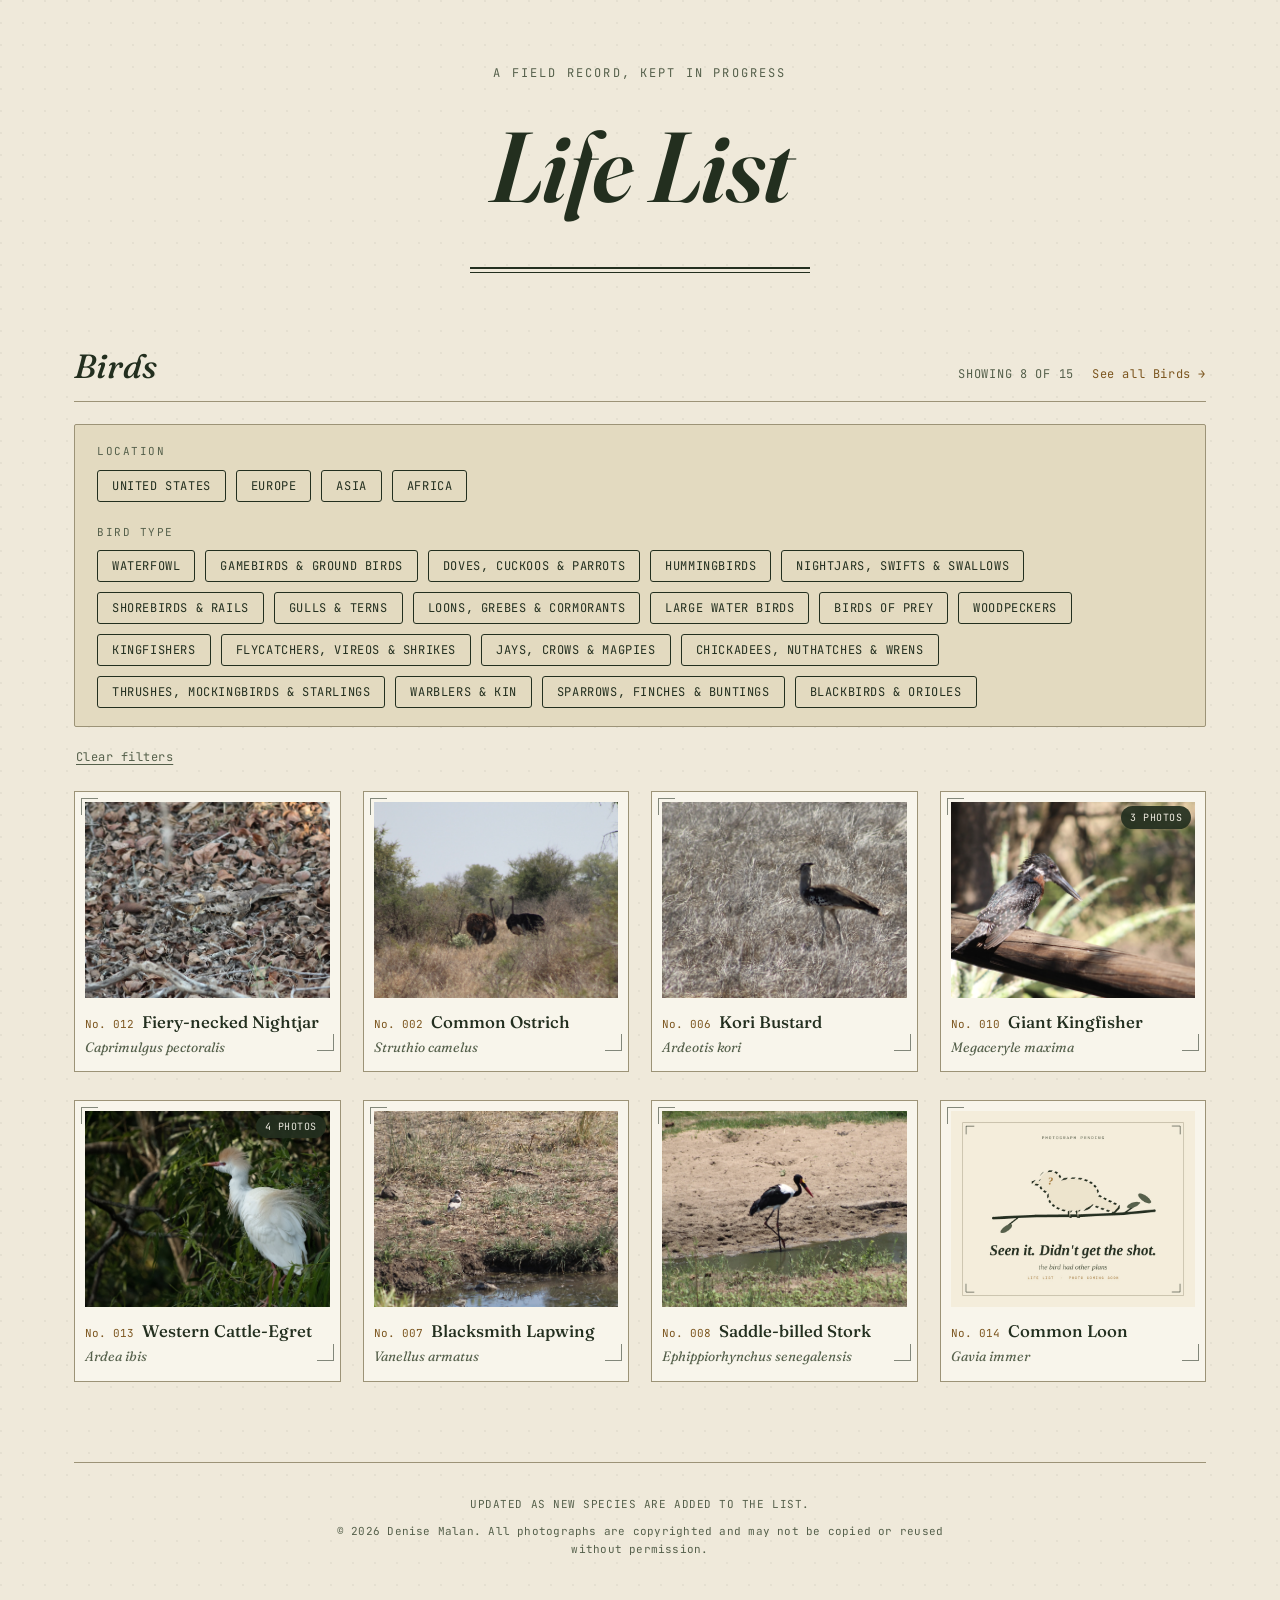
<file: index.html>
<!DOCTYPE html>
<html lang="en">
<head>
  <meta charset="UTF-8" />
  <meta name="viewport" content="width=device-width, initial-scale=1.0" />
  <title>Life List</title>
  <meta name="description" content="A field record of animals photographed around the world." />
  <link rel="preconnect" href="https://fonts.googleapis.com" />
  <link rel="preconnect" href="https://fonts.gstatic.com" crossorigin />
  <link
    href="https://fonts.googleapis.com/css2?family=Fraunces:ital,opsz,wght@0,9..144,300;0,9..144,500;0,9..144,600;1,9..144,500&family=Inter:wght@400;500;600&family=JetBrains+Mono:wght@400;500&display=swap"
    rel="stylesheet"
  />
  <link rel="stylesheet" href="css/style.css" />
</head>
<body>
  <div class="page">

    <header class="masthead">
      <p class="masthead__eyebrow">A field record, kept in progress</p>
      <h1 class="masthead__title">Life List</h1>
      <p class="masthead__rule" aria-hidden="true"></p>
    </header>

    <main id="kind-sections">
      <!-- one <section> per entry in KINDS is generated here by js/home.js -->
    </main>

    <footer class="site-footer">
      <p>Updated as new species are added to the list.</p>
      <p class="site-footer__copyright" data-copyright>&copy; All photographs are copyrighted and may not be copied or reused without permission.</p>
    </footer>
  </div>

  <script src="js/data.js"></script>
  <script src="js/shared.js"></script>
  <script src="js/home.js"></script>
  <script src="js/protect.js"></script>
</body>
</html>
</file>
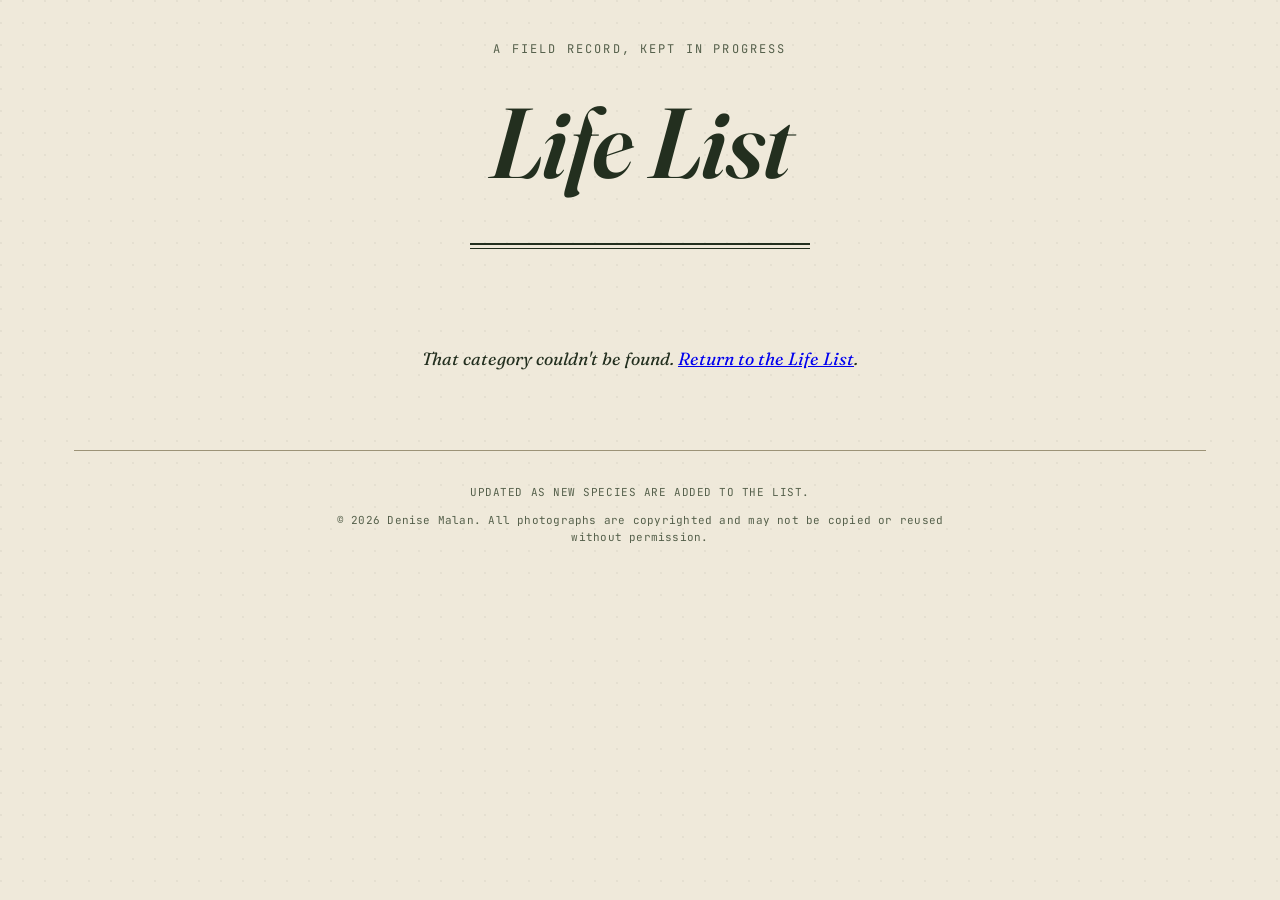
<file: all.html>
<!DOCTYPE html>
<html lang="en">
<head>
  <meta charset="UTF-8" />
  <meta name="viewport" content="width=device-width, initial-scale=1.0" />
  <title>All — Life List</title>
  <link rel="preconnect" href="https://fonts.googleapis.com" />
  <link rel="preconnect" href="https://fonts.gstatic.com" crossorigin />
  <link
    href="https://fonts.googleapis.com/css2?family=Fraunces:ital,opsz,wght@0,9..144,300;0,9..144,500;0,9..144,600;1,9..144,500&family=Inter:wght@400;500;600&family=JetBrains+Mono:wght@400;500&display=swap"
    rel="stylesheet"
  />
  <link rel="stylesheet" href="css/style.css" />
</head>
<body>
  <div class="page">

    <header class="masthead masthead--compact">
      <p class="masthead__eyebrow">A field record, kept in progress</p>
      <a class="masthead__title masthead__title--link" href="index.html">Life List</a>
      <p class="masthead__rule" aria-hidden="true"></p>
    </header>

    <main>
      <p class="not-found" id="not-found" hidden>
        That category couldn't be found. <a href="index.html">Return to the Life List</a>.
      </p>

      <section class="section" id="all-content">
        <a class="back-link" id="back-link" href="index.html">← Back to Life List</a>

        <div class="section__head">
          <h1 class="section__title" id="all-title"></h1>
          <span class="section__count" id="all-count"></span>
        </div>

        <div class="filter-bar" id="filter-bar-container">
          <!-- filter groups generated by js/all.js via js/shared.js -->
        </div>
        <button type="button" class="clear-link" id="clear-filters">Clear filters</button>

        <p class="empty-state" id="empty-state" hidden>
          No entries match that combination yet — try clearing a filter.
        </p>

        <div class="photo-grid" id="all-grid">
          <!-- cover cards generated by js/all.js -->
        </div>
      </section>
    </main>

    <footer class="site-footer">
      <p>Updated as new species are added to the list.</p>
      <p class="site-footer__copyright" data-copyright>&copy; All photographs are copyrighted and may not be copied or reused without permission.</p>
    </footer>
  </div>

  <script src="js/data.js"></script>
  <script src="js/shared.js"></script>
  <script src="js/all.js"></script>
  <script src="js/protect.js"></script>
</body>
</html>
</file>
<file: css/style.css>
/* ==========================================================================
   TOKENS
   ========================================================================== */
:root {
  --paper: #efe9da;        /* page background — aged parchment */
  --paper-deep: #e3dac0;   /* stamp bar / recessed panel */
  --card: #f8f5eb;         /* mounted photo card */
  --ink: #232f1f;          /* near-black forest ink, primary text */
  --ink-soft: #55604b;     /* secondary text */
  --accent: #a8752b;       /* stamp / ochre ink accent */
  --accent-deep: #7c561f;
  --rule: #c7bda0;         /* hairline rule */
  --rule-strong: #9c9377;

  --font-display: "Fraunces", serif;
  --font-body: "Inter", system-ui, sans-serif;
  --font-mono: "JetBrains Mono", "SFMono-Regular", Menlo, monospace;

  --max-width: 1180px;
}

@media (prefers-color-scheme: dark) {
  /* Intentionally not switching to a dark theme — a field guide is read on paper. */
}

* {
  box-sizing: border-box;
}

html {
  scroll-behavior: smooth;
}

@media (prefers-reduced-motion: reduce) {
  html {
    scroll-behavior: auto;
  }
  * {
    animation-duration: 0.01ms !important;
    transition-duration: 0.01ms !important;
  }
}

body {
  margin: 0;
  background: var(--paper);
  background-image: radial-gradient(
      circle at 1px 1px,
      rgba(35, 47, 31, 0.05) 1px,
      transparent 0
    );
  background-size: 22px 22px;
  color: var(--ink);
  font-family: var(--font-body);
  line-height: 1.5;
  -webkit-font-smoothing: antialiased;
}

.page {
  max-width: var(--max-width);
  margin: 0 auto;
  padding: 0 24px;
}

/* ==========================================================================
   MASTHEAD
   ========================================================================== */
.masthead {
  padding: 64px 0 28px;
  text-align: center;
}

.masthead__eyebrow {
  font-family: var(--font-mono);
  font-size: 12px;
  letter-spacing: 0.18em;
  text-transform: uppercase;
  color: var(--ink-soft);
  margin: 0 0 10px;
}

.masthead__title {
  font-family: var(--font-display);
  font-optical-sizing: auto;
  font-weight: 600;
  font-style: italic;
  font-size: clamp(3rem, 9vw, 6.2rem);
  letter-spacing: -0.01em;
  margin: 0;
  color: var(--ink);
}

.masthead__rule {
  margin: 26px auto 0;
  max-width: 340px;
  height: 6px;
  border-top: 2px solid var(--ink);
  border-bottom: 1px solid var(--ink);
}

/* ==========================================================================
   SECTION HEAD
   ========================================================================== */
.section {
  padding: 40px 0 80px;
}

.section__head {
  display: flex;
  align-items: baseline;
  justify-content: space-between;
  flex-wrap: wrap;
  gap: 8px;
  border-bottom: 1px solid var(--rule-strong);
  padding-bottom: 10px;
  margin-bottom: 22px;
}

.section__title {
  font-family: var(--font-display);
  font-style: italic;
  font-weight: 500;
  font-size: clamp(1.6rem, 3vw, 2.1rem);
  margin: 0;
}

.section__count {
  font-family: var(--font-mono);
  font-size: 12px;
  letter-spacing: 0.06em;
  color: var(--ink-soft);
  text-transform: uppercase;
}

.section__head-right {
  display: flex;
  align-items: baseline;
  gap: 18px;
  flex-wrap: wrap;
}

.see-all-link {
  font-family: var(--font-mono);
  font-size: 12px;
  letter-spacing: 0.05em;
  text-decoration: none;
  color: var(--accent-deep);
  border-bottom: 1px solid transparent;
  white-space: nowrap;
}

.see-all-link:hover {
  border-bottom-color: var(--accent-deep);
}

/* ==========================================================================
   FILTER BAR — "ink stamps"
   ========================================================================== */
.filter-bar {
  display: flex;
  flex-wrap: wrap;
  gap: 22px 40px;
  background: var(--paper-deep);
  border: 1px solid var(--rule-strong);
  border-radius: 2px;
  padding: 18px 22px;
  margin-bottom: 10px;
}

.filter-group {
  display: flex;
  flex-direction: column;
  gap: 10px;
}

.filter-group__label {
  font-family: var(--font-mono);
  font-size: 11px;
  letter-spacing: 0.14em;
  text-transform: uppercase;
  color: var(--ink-soft);
}

.filter-group__row {
  display: flex;
  flex-wrap: wrap;
  gap: 10px;
}

.stamp {
  font-family: var(--font-mono);
  font-size: 12px;
  letter-spacing: 0.05em;
  text-transform: uppercase;
  background: transparent;
  color: var(--ink);
  border: 1.5px solid var(--ink);
  border-radius: 3px;
  padding: 7px 14px;
  cursor: pointer;
  transition: transform 0.12s ease, background 0.12s ease, color 0.12s ease;
}

.stamp:hover {
  transform: rotate(-1deg);
}

.stamp:focus-visible {
  outline: 2px solid var(--accent);
  outline-offset: 2px;
}

.stamp--active {
  background: var(--accent);
  border-color: var(--accent-deep);
  color: var(--card);
  transform: rotate(-1.5deg);
  box-shadow: 0 1px 0 var(--accent-deep);
}

.clear-link {
  display: inline-block;
  background: none;
  border: none;
  font-family: var(--font-mono);
  font-size: 12px;
  letter-spacing: 0.04em;
  text-decoration: underline;
  text-underline-offset: 3px;
  color: var(--ink-soft);
  cursor: pointer;
  padding: 12px 2px 26px;
}

.clear-link:hover {
  color: var(--accent-deep);
}

.empty-state {
  font-family: var(--font-body);
  font-style: italic;
  color: var(--ink-soft);
  padding: 30px 4px 10px;
}

/* ==========================================================================
   PHOTO GRID — "specimen cards"
   ========================================================================== */
.photo-grid {
  display: grid;
  grid-template-columns: repeat(4, 1fr);
  gap: 28px 22px;
  margin: 0;
  padding: 0;
}

@media (max-width: 900px) {
  .photo-grid {
    grid-template-columns: repeat(2, 1fr);
  }
}

@media (max-width: 520px) {
  .photo-grid {
    grid-template-columns: 1fr;
  }
}

.specimen {
  margin: 0;
  background: var(--card);
  border: 1px solid var(--rule-strong);
  padding: 10px 10px 14px;
  position: relative;
}

/* corner mounts, like a photograph tucked into paper corners in a field journal */
.specimen::before,
.specimen::after {
  content: "";
  position: absolute;
  width: 16px;
  height: 16px;
  border: 1.5px solid var(--ink);
  opacity: 0.55;
  pointer-events: none;
}

.specimen::before {
  top: 6px;
  left: 6px;
  border-right: none;
  border-bottom: none;
}

.specimen::after {
  bottom: 20px;
  right: 6px;
  border-left: none;
  border-top: none;
}

.specimen img {
  display: block;
  width: 100%;
  aspect-ratio: 5 / 4;
  object-fit: cover;
  filter: sepia(8%) saturate(92%);
}

.specimen figcaption {
  padding-top: 12px;
}

.specimen__name {
  display: flex;
  align-items: baseline;
  gap: 8px;
  flex-wrap: wrap;
}

.specimen__number {
  font-family: var(--font-mono);
  font-size: 11px;
  color: var(--accent-deep);
}

.specimen__species {
  font-family: var(--font-display);
  font-weight: 500;
  font-size: 1.05rem;
}

.specimen__scientific {
  display: block;
  font-family: var(--font-display);
  font-style: italic;
  font-size: 0.85rem;
  color: var(--ink-soft);
  margin-top: 2px;
}

.specimen__tags {
  display: flex;
  flex-wrap: wrap;
  gap: 6px;
  margin-top: 10px;
}

.tag-pill {
  font-family: var(--font-mono);
  font-size: 10px;
  letter-spacing: 0.05em;
  text-transform: uppercase;
  border: 1px solid var(--rule-strong);
  border-radius: 999px;
  padding: 3px 9px;
  color: var(--ink-soft);
}

/* ==========================================================================
   COVER CARDS (homepage — link to species page)
   ========================================================================== */
.cover-card {
  display: block;
  text-decoration: none;
  color: inherit;
  cursor: pointer;
  transition: transform 0.15s ease, box-shadow 0.15s ease;
}

.cover-card:hover {
  transform: translateY(-3px);
  box-shadow: 0 6px 0 -2px var(--rule-strong);
}

.cover-card:focus-visible {
  outline: 2px solid var(--accent);
  outline-offset: 3px;
}

.cover-card__badge {
  position: absolute;
  top: 14px;
  right: 14px;
  background: var(--ink);
  color: var(--card);
  font-family: var(--font-mono);
  font-size: 10px;
  letter-spacing: 0.05em;
  text-transform: uppercase;
  padding: 4px 9px;
  border-radius: 999px;
  opacity: 0.92;
}

.specimen-caption {
  padding-top: 12px;
}

/* ==========================================================================
   SPECIES DETAIL PAGE
   ========================================================================== */
.masthead--compact {
  padding: 40px 0 20px;
}

.masthead__title--link {
  display: inline-block;
  text-decoration: none;
}

.not-found {
  padding: 60px 0;
  text-align: center;
  font-family: var(--font-display);
  font-style: italic;
  font-size: 1.1rem;
}

.back-link {
  display: inline-block;
  font-family: var(--font-mono);
  font-size: 12px;
  letter-spacing: 0.04em;
  text-decoration: none;
  color: var(--ink-soft);
  border-bottom: 1px solid var(--rule-strong);
  padding-bottom: 2px;
  margin-bottom: 28px;
}

.back-link:hover {
  color: var(--accent-deep);
  border-color: var(--accent-deep);
}

.species-header {
  padding-bottom: 26px;
  margin-bottom: 30px;
  border-bottom: 1px solid var(--rule-strong);
}

.species-header__name {
  display: flex;
  align-items: baseline;
  gap: 12px;
  flex-wrap: wrap;
}

.species-header__title {
  font-family: var(--font-display);
  font-style: italic;
  font-weight: 600;
  font-size: clamp(2rem, 5vw, 3rem);
  margin: 0;
}

.species-header__scientific {
  font-family: var(--font-display);
  font-style: italic;
  color: var(--ink-soft);
  font-size: 1.1rem;
  margin: 6px 0 0;
}

.species-header__tags {
  margin-top: 16px;
}

.species-grid .photo-card__button {
  display: block;
  width: 100%;
  padding: 0;
  border: none;
  background: none;
  cursor: zoom-in;
}

.species-grid .photo-card__button img {
  display: block;
  width: 100%;
  aspect-ratio: 5 / 4;
  object-fit: cover;
  filter: sepia(8%) saturate(92%);
  transition: filter 0.15s ease;
}

.species-grid .photo-card__button:hover img,
.species-grid .photo-card__button:focus-visible img {
  filter: sepia(0%) saturate(100%);
}

.species-grid .photo-card__button:focus-visible {
  outline: 2px solid var(--accent);
  outline-offset: 2px;
}

.photo-card figcaption {
  padding-top: 10px;
  display: flex;
  flex-direction: column;
  gap: 2px;
}

.photo-card__location {
  font-family: var(--font-body);
  font-size: 0.85rem;
  color: var(--ink);
}

.photo-card__date {
  font-family: var(--font-mono);
  font-size: 11px;
  color: var(--ink-soft);
}

/* ==========================================================================
   LIGHTBOX
   ========================================================================== */
body.lightbox-open {
  overflow: hidden;
}

.lightbox {
  position: fixed;
  inset: 0;
  background: rgba(20, 26, 16, 0.88);
  display: flex;
  align-items: center;
  justify-content: center;
  padding: 30px;
  z-index: 100;
}

.lightbox[hidden] {
  display: none;
}

.lightbox__frame {
  position: relative;
  max-width: 900px;
  width: 100%;
  background: var(--card);
  border: 1px solid var(--rule-strong);
  padding: 14px 14px 0;
}

.lightbox__img {
  display: block;
  width: 100%;
  max-height: 66vh;
  object-fit: contain;
  background: var(--paper-deep);
}

.lightbox__caption {
  padding: 14px 4px 20px;
  border-top: 1px solid var(--rule);
  margin-top: 14px;
  display: flex;
  flex-wrap: wrap;
  gap: 4px 14px;
}

.lightbox__location {
  font-family: var(--font-body);
  font-weight: 500;
  font-size: 0.95rem;
}

.lightbox__date {
  font-family: var(--font-mono);
  font-size: 12px;
  color: var(--ink-soft);
  align-self: center;
}

.lightbox__notes {
  flex-basis: 100%;
  margin: 6px 0 0;
  font-family: var(--font-display);
  font-style: italic;
  color: var(--ink-soft);
  font-size: 0.95rem;
}

.lightbox__notes[hidden] {
  display: none;
}

.lightbox__close {
  position: absolute;
  top: -14px;
  right: -14px;
  width: 32px;
  height: 32px;
  border-radius: 50%;
  border: 1px solid var(--rule-strong);
  background: var(--ink);
  color: var(--card);
  font-size: 14px;
  cursor: pointer;
  display: flex;
  align-items: center;
  justify-content: center;
}

.lightbox__close:hover {
  background: var(--accent-deep);
}

.lightbox__nav {
  position: absolute;
  top: 50%;
  transform: translateY(-50%);
  width: 40px;
  height: 40px;
  border-radius: 50%;
  border: 1px solid var(--rule-strong);
  background: var(--card);
  color: var(--ink);
  font-size: 22px;
  line-height: 1;
  cursor: pointer;
}

.lightbox__nav:hover {
  background: var(--accent);
  color: var(--card);
}

.lightbox__nav--prev {
  left: -20px;
}

.lightbox__nav--next {
  right: -20px;
}

@media (max-width: 640px) {
  .lightbox__nav--prev {
    left: 6px;
  }
  .lightbox__nav--next {
    right: 6px;
  }
  .lightbox__frame {
    padding: 10px 10px 0;
  }
}

/* ==========================================================================
   FOOTER
   ========================================================================== */
.site-footer {
  border-top: 1px solid var(--rule-strong);
  padding: 22px 0 60px;
  text-align: center;
}

.site-footer p {
  font-family: var(--font-mono);
  font-size: 11px;
  letter-spacing: 0.05em;
  color: var(--ink-soft);
  text-transform: uppercase;
}

.site-footer .site-footer__copyright {
  max-width: 620px;
  margin: 10px auto 0;
  line-height: 1.6;
  letter-spacing: 0.02em;
  text-transform: none;
}

/* Make photos harder to drag or long-press-save (see js/protect.js) */
img {
  -webkit-user-drag: none;
  -webkit-touch-callout: none;
  user-select: none;
}
</file>
